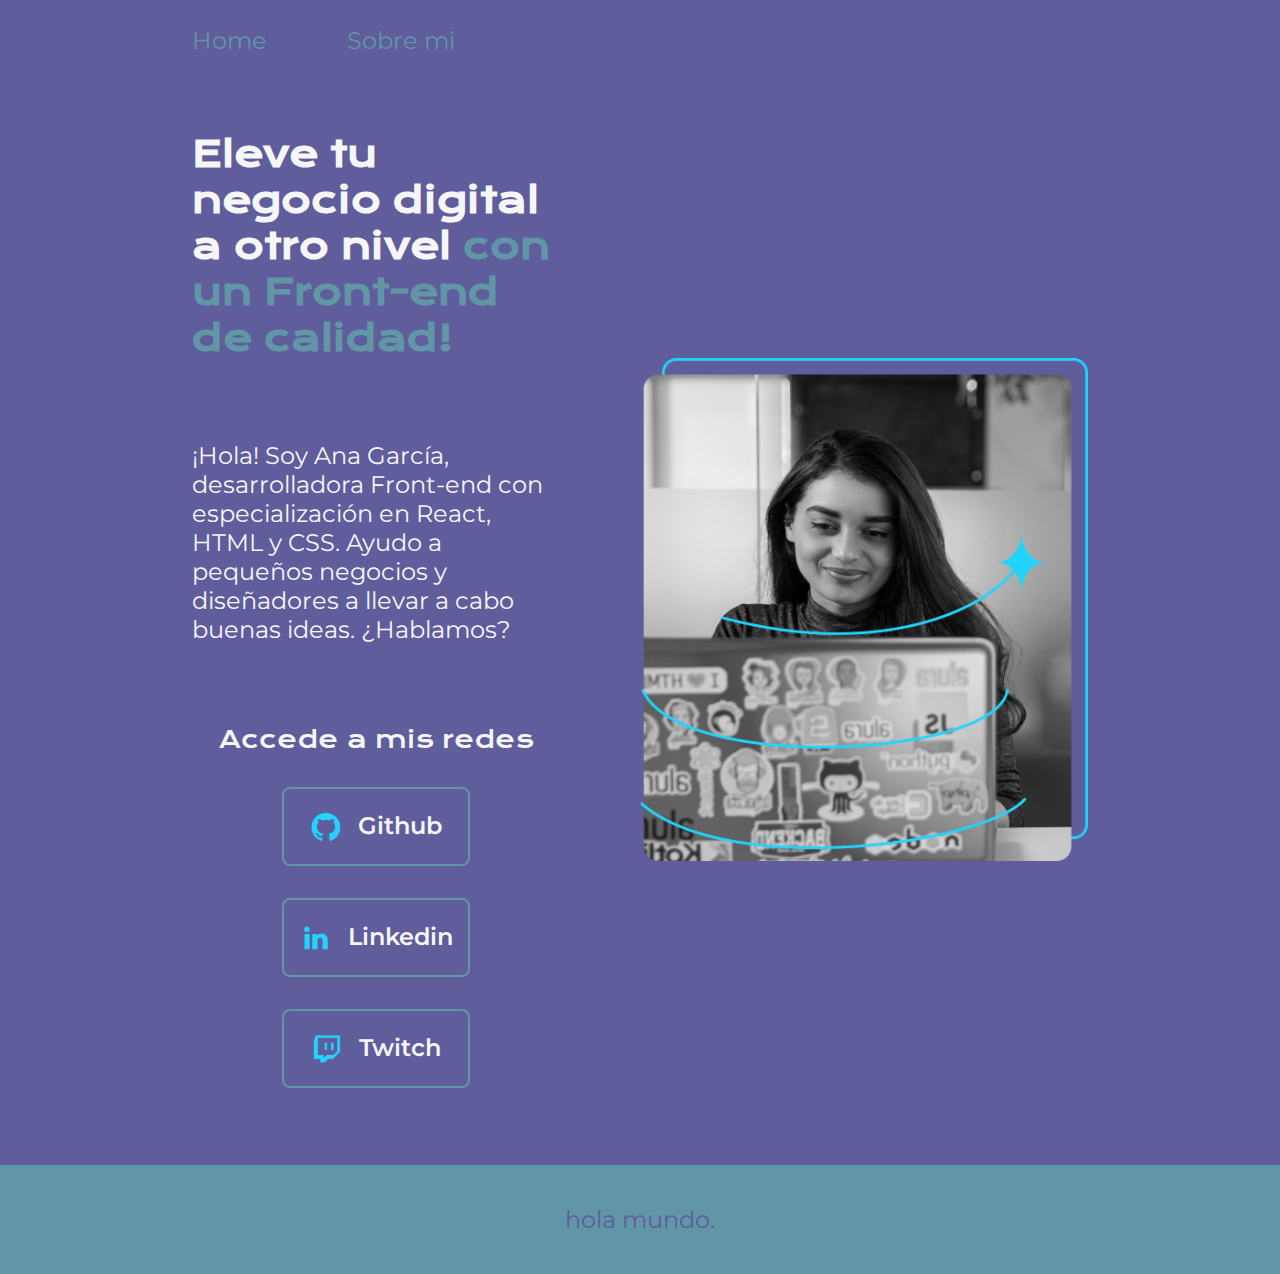
<file: index.html>
<!DOCTYPE html>
<html lang="es-mx">
<head>
    <meta charset="UTF-8"> 
    <meta name="viewport" content="width=device-width, initial-scale=1.0">
    <title>Portafolio</title>
    <link rel="stylesheet" href="style.css">

</head>
<body>


    
    <header>
        <div class="contenido_head">

            <div class="head_menu__enlaces">
               
                <a class="h_menu_link" href="index.html">
                    Home
                </a>
                <a class="h_menu_link" href="about.html">
                    Sobre mi
                </a>
             
            </div>

        </div>
    </header>




    <main class="presentacion">
        <section class="presentacion__contenido">
            <h1 class="presentacion__contenido__titulo">
                Eleve tu negocio digital a otro nivel 
                <strong class="titulo-destaque">con un Front-end de calidad!
                </strong></h1>
                <p class="presentacion__contenido__texto">¡Hola! Soy Ana García, desarrolladora Front-end con
                    especialización en React, HTML y CSS. Ayudo a pequeños
                    negocios y diseñadores a llevar a cabo buenas ideas.
                    ¿Hablamos?

                </p>
                <div class="presentacion__enlaces">
                    <h2 class="presentacion__enlaces__subtitulo">Accede a mis redes</h2>
                    <a class="presentacion__enlaces__link" href="https://github.com/">
                        <img src="./assets/github.png">
                        Github
                    </a>
                    <a class="presentacion__enlaces__link" href="https://linkedin.com/in/">
                        <img src="./assets/linkedin.png">
                        Linkedin
                    </a>
                    <a class="presentacion__enlaces__link" href="https://twitch.tv/">
                        <img src="./assets/twitch.png">
                        Twitch
                    </a>
                </div>
               
        </section>
            <img class="presentacion_img" src="./assets/Imagen.png" alt="Foto de Ana García desarrolando un proyecto">
    </main> 
    <footer>
        <div class="contenido_foot">
            <p>
                hola mundo.
            </p>
        </div>
    </footer>
</body>
</html>
</file>
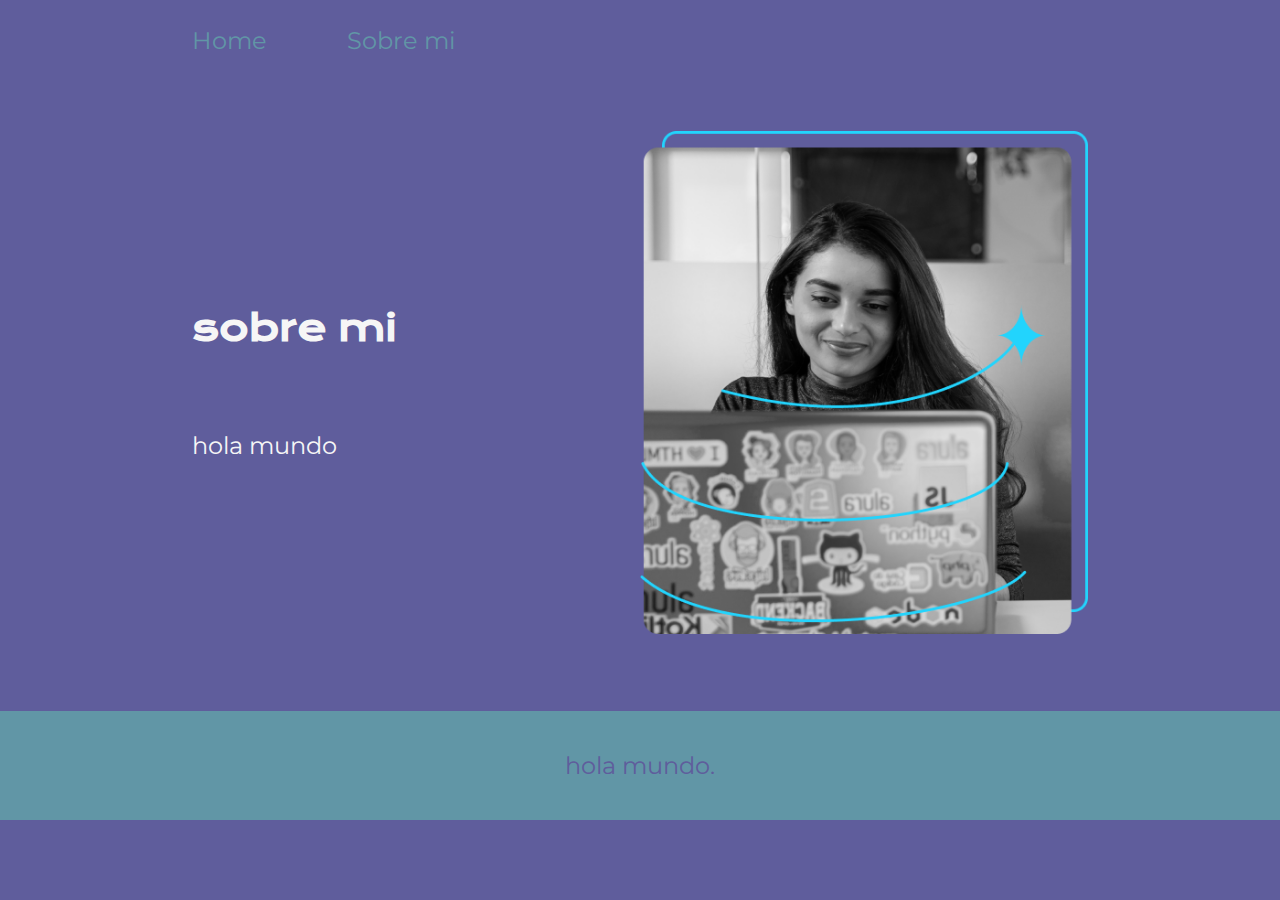
<file: about.html>
<!DOCTYPE html>
<html lang="es-mx">
<head>
    <meta charset="UTF-8">
    <meta name="viewport" content="width=device-width, initial-scale=1.0">
    <title>Acerca de mi</title>
    <link rel="stylesheet" href="style.css">
</head>
<body>
    <header>
        <div class="contenido_head">

            <div class="head_menu__enlaces">
               
                <a class="h_menu_link" href="index.html">
                    Home
                </a>
                <a class="h_menu_link" href="about.html">
                    Sobre mi
                </a>
             
            </div>

        </div>
    </header>



<main class="presentacion">
    <section class="presentacion__contenido">
        <h1 class="presentacion__contenido__titulo">
            sobre mi
        </h1>

        <p class="presentacion__contenido__texto">
            hola mundo
        </p>

    </section>
    <img class="presentacion_img" src="./assets/Imagen.png" alt="Foto de Ana García desarrolando un proyecto">
</main>


    <footer>
        <div class="contenido_foot">
            <p>
                hola mundo.
            </p>
        </div>
    </footer>
</body>
</html>
</file>
<file: style.css>
@import url('https://fonts.googleapis.com/css2?family=Krona+One&family=Montserrat:wght@400;600&display=swap');
:root{
    --color-primario:#5f5d9c;
    --color-secundario:#F6F6F6;
    --color-terciario:#6196a6;
    --color-hover:#272727;

    --fuente-montserrat:'Montserrat', sans-serif;
    --fuente-krona:'Krona One', sans-serif;
}

* {
    padding: 0;
    margin:0;
}

body{
    /*height: 100vh;*/
    box-sizing: border-box;
    background-color:var(--color-primario);
    color: var(--color-secundario);
}

.contenido_head{
    padding: 2% 0% 0% 15%;
}

.head_menu__enlaces{
    display: flex;
    gap:80px;
}

.h_menu_link{
    text-decoration:none;
    color:var(--color-terciario);
    font-size: 24px;
    font-family: var(--fuente-montserrat);
}

.presentacion {
    padding: 6% 15%;
    display: flex;
    align-items: center;
    justify-content: space-between;
    gap:80px;
}

.presentacion__contenido{
    width: 50%;
    display: flex;
    flex-direction: column;
    gap: 80px;
}

.presentacion__contenido__titulo{
    font-size: 36px;
    font-family: var(--fuente-krona);
}

.titulo-destaque {
    color: var(--color-terciario);
}

.presentacion__contenido__texto{
    font-size: 24px;
    font-family: var(--fuente-montserrat);
}

.presentacion__enlaces{
    display: flex;
    flex-direction: column;
    justify-content: space-between;
    align-items: center;
    gap: 32px;
}

.presentacion__enlaces__subtitulo{
    font-family: var(--fuente-krona);
    font-weight: 400;
    font-size: 24px;
}

.presentacion__enlaces__link{
      /* background-color: #22D4FD; */
      display: flex;
      justify-content: center;
      gap: 16px;
      border: 2px solid var(--color-terciario);
      width: 50%;
      text-align: center;
      border-radius: 8px;
      font-size: 1.5rem;
      font-weight: 600;
      padding: 21.5px 0;
      text-decoration: none;
      color: var(--color-secundario);
      font-family: var(--fuente-montserrat);
}

.presentacion__enlaces__link:hover{
    background-color: var(--color-hover);
}

.presentacion_img{
    width: 50%;
}

.contenido_foot{
    background-color: var(--color-terciario);
    padding: 2.5rem;
    color: var(--color-primario);
    text-align: center;
    font-size: 24px;
    font-weight: 400;
    font-family: var(--fuente-montserrat);
}

@media(max-width:1200px){
    .header{
        padding: 10%;
    }

    .header__menu{
        justify-content: center;
    }

    .presentacion{
       flex-direction: column-reverse;
       padding: 5%;
    }

    .presentacion__contenido{
        width: auto;
    }
}
</file>
